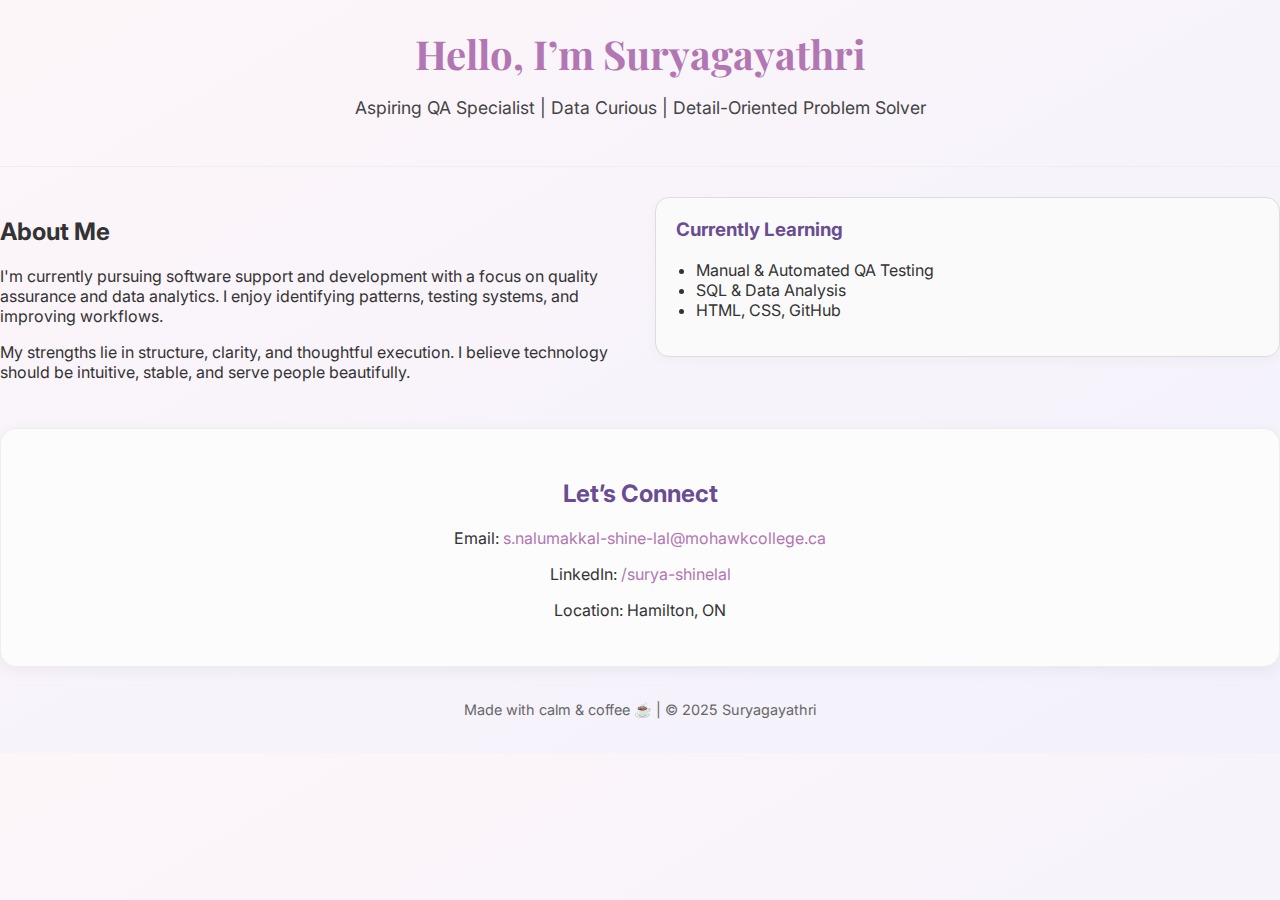
<file: index.html>
<!DOCTYPE html>
<html lang="en">
<head>
  <meta charset="UTF-8" />
  <meta name="viewport" content="width=device-width, initial-scale=1.0"/>
  <title>Suryagayathri | QA & Data Enthusiast</title>
  <link rel="stylesheet" href="style.css" />
  <link href="https://fonts.googleapis.com/css2?family=Playfair+Display&family=Inter:wght@300;400;600&display=swap" rel="stylesheet" />
</head>
<body>
  <header>
    <h1>Hello, I’m Suryagayathri</h1>
    <p>Aspiring QA Specialist | Data Curious | Detail-Oriented Problem Solver</p>
  </header>

  <section class="about">
    <div class="about-text">
      <h2>About Me</h2>
      <p>I'm currently pursuing software support and development with a focus on quality assurance and data analytics. I enjoy identifying patterns, testing systems, and improving workflows.</p>
      <p>My strengths lie in structure, clarity, and thoughtful execution. I believe technology should be intuitive, stable, and serve people beautifully.</p>
    </div>
    <div class="about-visual">
      <div class="highlight-card">
        <h3>Currently Learning</h3>
        <ul>
          <li>Manual & Automated QA Testing</li>
          <li>SQL & Data Analysis</li>
          <li>HTML, CSS, GitHub</li>
        </ul>
      </div>
    </div>
  </section>

  <section class="connect">
    <h2>Let’s Connect</h2>
    <p>Email: <a href="mailto:s.nalumakkal-shine-lal@mohawkcollege.ca">s.nalumakkal-shine-lal@mohawkcollege.ca</a></p>
    <p>LinkedIn: <a href="https://www.linkedin.com/in/surya-shinelal-a559912a5" target="_blank">/surya-shinelal</a></p>
    <p>Location: Hamilton, ON</p>
  </section>

  <footer>
    <p>Made with calm & coffee ☕ | © 2025 Suryagayathri</p>
  </footer>
</body>
</html>
</file>
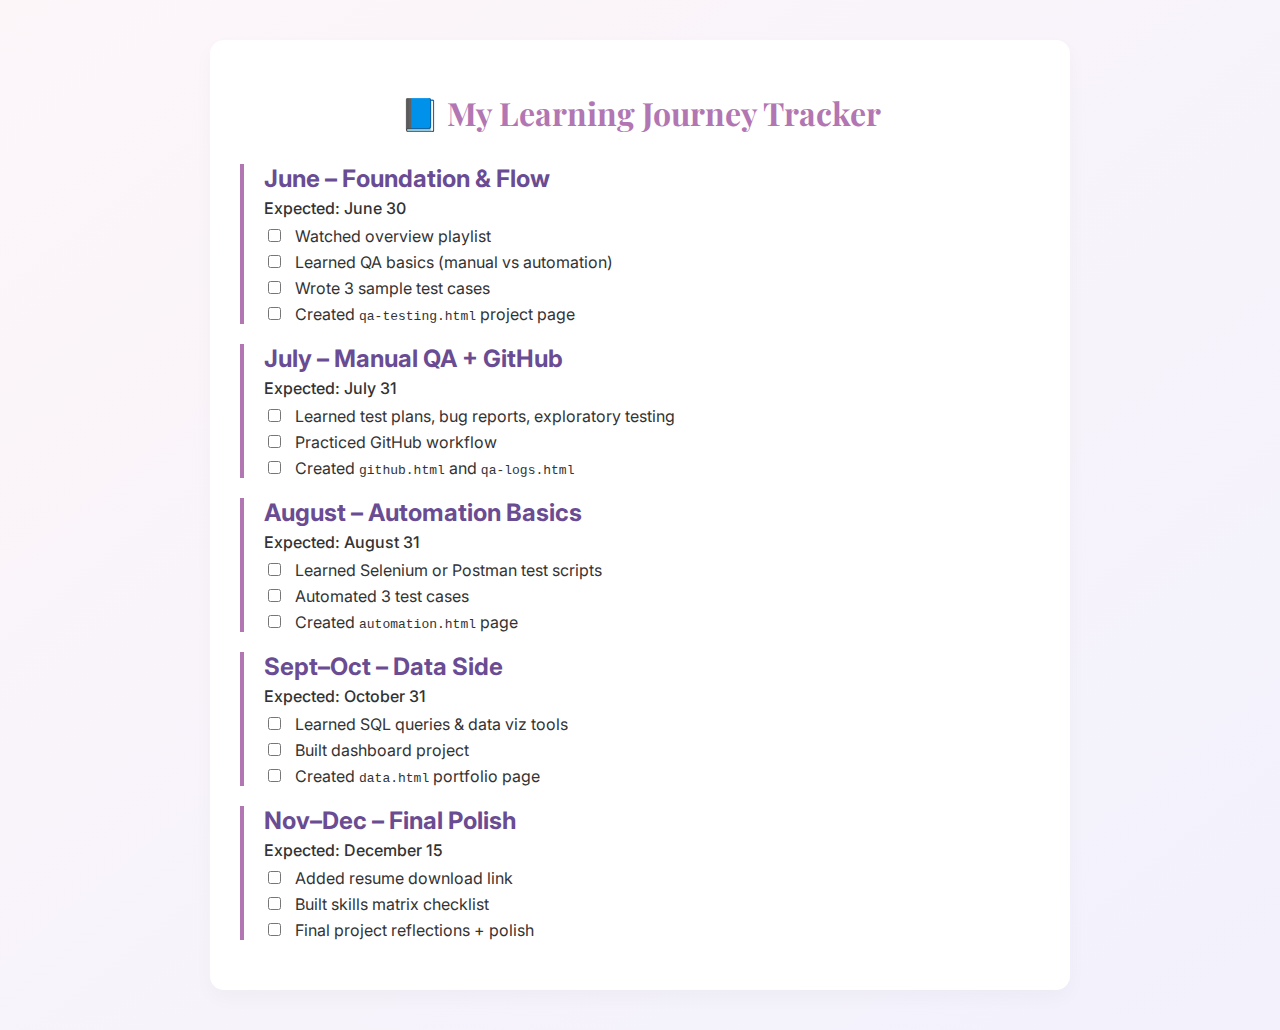
<file: progress.html>
<!DOCTYPE html>
<html lang="en">
<head>
  <meta charset="UTF-8" />
  <meta name="viewport" content="width=device-width, initial-scale=1.0"/>
  <title>My Learning Journey</title>
  <link rel="stylesheet" href="style.css" />
  <link href="https://fonts.googleapis.com/css2?family=Playfair+Display&family=Inter:wght@300;400;600&display=swap" rel="stylesheet" />
  <style>
    .tracker {
      max-width: 800px;
      margin: 40px auto;
      background: #fff;
      padding: 30px;
      border-radius: 14px;
      box-shadow: 0 8px 20px rgba(0,0,0,0.03);
    }

    .tracker h1 {
      font-family: 'Playfair Display', serif;
      color: #b276b2;
      text-align: center;
      margin-bottom: 30px;
    }

    .milestone {
      margin-bottom: 20px;
      border-left: 4px solid #b276b2;
      padding-left: 20px;
    }

    .milestone h2 {
      margin-bottom: 5px;
      color: #6a4c93;
    }

    .milestone p {
      margin: 0 0 8px;
      font-weight: 500;
    }

    .checklist label {
      display: block;
      margin: 6px 0;
    }

    .checklist input[type="checkbox"] {
      margin-right: 10px;
    }
  </style>
</head>
<body>
  <div class="tracker">
    <h1>📘 My Learning Journey Tracker</h1>

    <div class="milestone">
      <h2>June – Foundation & Flow</h2>
      <p>Expected: June 30</p>
      <div class="checklist">
        <label><input type="checkbox" /> Watched overview playlist</label>
        <label><input type="checkbox" /> Learned QA basics (manual vs automation)</label>
        <label><input type="checkbox" /> Wrote 3 sample test cases</label>
        <label><input type="checkbox" /> Created <code>qa-testing.html</code> project page</label>
      </div>
    </div>

    <div class="milestone">
      <h2>July – Manual QA + GitHub</h2>
      <p>Expected: July 31</p>
      <div class="checklist">
        <label><input type="checkbox" /> Learned test plans, bug reports, exploratory testing</label>
        <label><input type="checkbox" /> Practiced GitHub workflow</label>
        <label><input type="checkbox" /> Created <code>github.html</code> and <code>qa-logs.html</code></label>
      </div>
    </div>

    <div class="milestone">
      <h2>August – Automation Basics</h2>
      <p>Expected: August 31</p>
      <div class="checklist">
        <label><input type="checkbox" /> Learned Selenium or Postman test scripts</label>
        <label><input type="checkbox" /> Automated 3 test cases</label>
        <label><input type="checkbox" /> Created <code>automation.html</code> page</label>
      </div>
    </div>

    <div class="milestone">
      <h2>Sept–Oct – Data Side</h2>
      <p>Expected: October 31</p>
      <div class="checklist">
        <label><input type="checkbox" /> Learned SQL queries & data viz tools</label>
        <label><input type="checkbox" /> Built dashboard project</label>
        <label><input type="checkbox" /> Created <code>data.html</code> portfolio page</label>
      </div>
    </div>

    <div class="milestone">
      <h2>Nov–Dec – Final Polish</h2>
      <p>Expected: December 15</p>
      <div class="checklist">
        <label><input type="checkbox" /> Added resume download link</label>
        <label><input type="checkbox" /> Built skills matrix checklist</label>
        <label><input type="checkbox" /> Final project reflections + polish</label>
      </div>
    </div>
  </div>
</body>
</html>
</file>
<file: style.css>
body {
  margin: 0;
  padding: 0;
  font-family: 'Inter', sans-serif;
  background: linear-gradient(to bottom right, #fdf6f9, #f2f1fc);
  color: #333;
}

.container {
  max-width: 1100px;
  margin: 40px auto;
  padding: 40px;
  background: #fff;
  border: 2px solid #e5d3ef;
  border-radius: 18px;
  box-shadow: 0 12px 30px rgba(0,0,0,0.05);
}

.headshot {
  flex: 0 0 200px;
  text-align: center;
}

.headshot img {
  width: 180px;
  height: 180px;
  border-radius: 50%;
  object-fit: cover;
  border: 3px solid #e5d3ef;
  box-shadow: 0 4px 12px rgba(0,0,0,0.05);
  margin-bottom: 20px;
}


header {
  text-align: center;
  padding-bottom: 30px;
  border-bottom: 1px solid #eee;
}

header h1 {
  font-family: 'Playfair Display', serif;
  font-size: 2.5rem;
  margin-bottom: 10px;
  color: #b276b2;
}

header p {
  font-size: 1.1rem;
  color: #444;
}

section {
  padding: 30px 0;
}

.about {
  display: flex;
  flex-wrap: wrap;
  gap: 30px;
  align-items: flex-start;
  justify-content: space-between;
}

.about-text {
  flex: 1;
  min-width: 280px;
}

.about-visual {
  flex: 1;
  min-width: 280px;
}

.highlight-card {
  background: #fafafa;
  padding: 20px;
  border: 1px solid #ddd;
  border-radius: 14px;
  box-shadow: 0 4px 12px rgba(0,0,0,0.03);
}

.highlight-card h3 {
  margin-top: 0;
  color: #6a4c93;
}

.highlight-card ul {
  padding-left: 20px;
}

.connect {
  text-align: center;
  padding: 30px 20px;
  background: #fcfcfd;
  border: 1px solid #eee;
  border-radius: 16px;
  box-shadow: 0 4px 16px rgba(0,0,0,0.05);
}

.connect h2 {
  color: #6a4c93;
}

.connect a {
  color: #b276b2;
  text-decoration: none;
}

footer {
  text-align: center;
  padding: 20px;
  font-size: 0.9em;
  color: #666;
}
</file>
